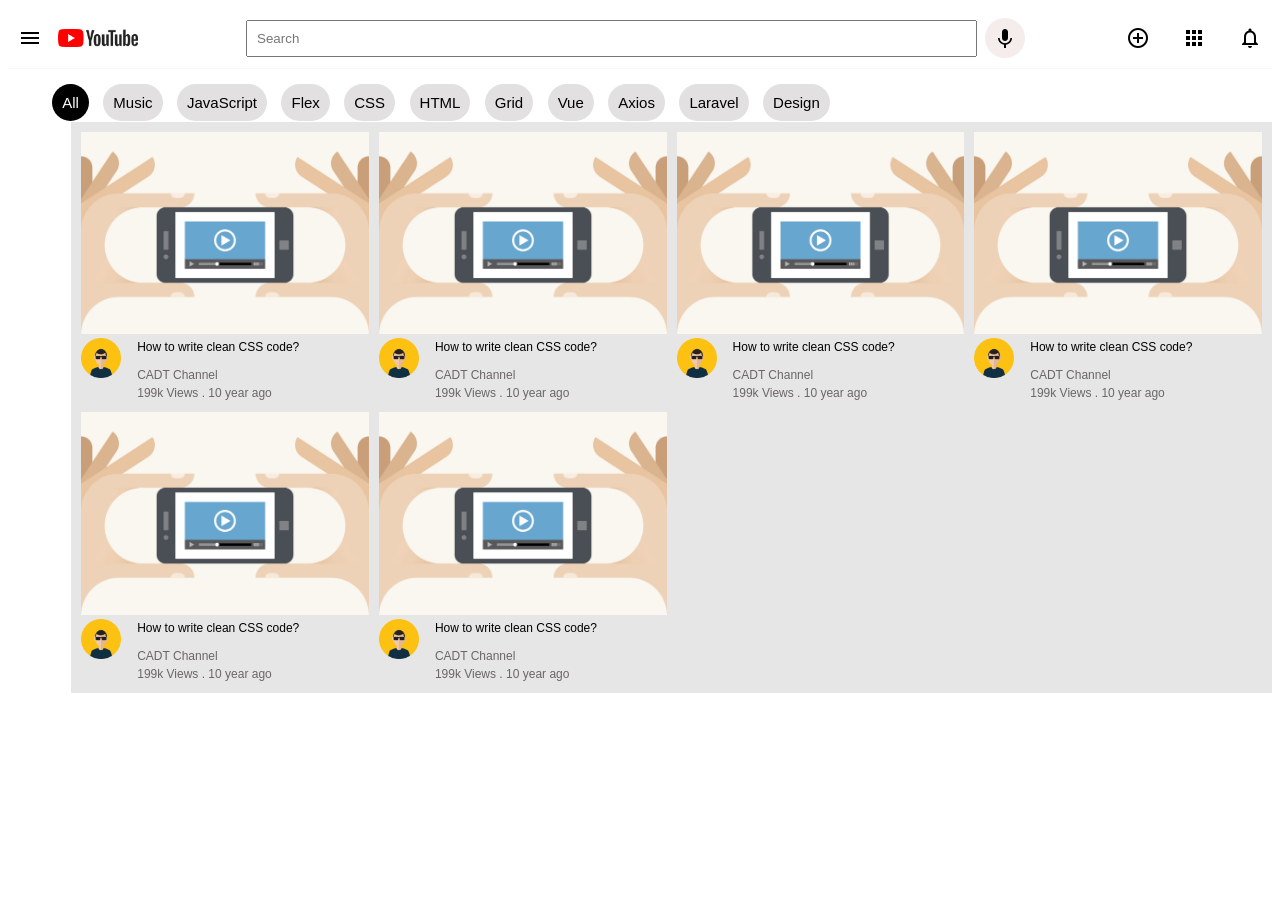
<file: START-CODE - Real Cases-20261023/START-CODE/EX 2/index.html>
<!DOCTYPE html>
<html lang="en">
<head>
    <meta charset="UTF-8">
    <meta http-equiv="X-UA-Compatible" content="IE=edge">
    <meta name="viewport" content="width=device-width, initial-scale=1.0">
    <title>YouTube</title>
    <link rel="stylesheet" href="https://fonts.googleapis.com/icon?family=Material+Icons">
    <link rel="stylesheet" href="css/main.css">
</head>
<body>
    <nav>
        <div class="nav-left">
            <i class="material-icons">menu</i>
            <img src="assets/logo.jpg" alt="logo" width="80">
        </div>
        <div class="nav-center">
            <input type="text" placeholder="Search">
            <i class="material-icons">keyboard_voice</i>
        </div>
        <div class="nav-right">
            <i class="material-icons">control_point</i>
            <i class="material-icons">apps</i>
            <i class="material-icons">notifications_none</i>
        </div>
    </nav>
    <header>
        <span class="active">All</span>
        <span>Music</span>
        <span>JavaScript</span>
        <span>Flex</span>
        <span>CSS</span>
        <span>HTML</span>
        <span>Grid</span>
        <span>Vue</span>
        <span>Axios</span>
        <span>Laravel</span>
        <span>Design</span>
    </header>
    <section class="video-container">
        <div class="video">
            <div class="video-thumbnail">
                <img src="assets/video-icon.png" alt="" width="300">
            </div>
            <div class="video-text">
                <div class="avatar">
                    <img src="assets/avatar.jpg" alt="" width="50">
                </div>
                <div class="text">
                    <strong>How to write clean CSS code?</strong>
                    <p>CADT Channel</p>
                    <span>199k Views . 10 year ago</span>
                </div>
            </div>
        </div>

        <div class="video">
            <div class="video-thumbnail">
                <img src="assets/video-icon.png" alt="" width="300">
            </div>
            <div class="video-text">
                <div class="avatar">
                    <img src="assets/avatar.jpg" alt="" width="50">
                </div>
                <div class="text">
                    <strong>How to write clean CSS code?</strong>
                    <p>CADT Channel</p>
                    <span>199k Views . 10 year ago</span>
                </div>
            </div>
        </div>

        <div class="video">
            <div class="video-thumbnail">
                <img src="assets/video-icon.png" alt="" width="300">
            </div>
            <div class="video-text">
                <div class="avatar">
                    <img src="assets/avatar.jpg" alt="" width="50">
                </div>
                <div class="text">
                    <strong>How to write clean CSS code?</strong>
                    <p>CADT Channel</p>
                    <span>199k Views . 10 year ago</span>
                </div>
            </div>
        </div>

        <div class="video">
            <div class="video-thumbnail">
                <img src="assets/video-icon.png" alt="" width="300">
            </div>
            <div class="video-text">
                <div class="avatar">
                    <img src="assets/avatar.jpg" alt="" width="50">
                </div>
                <div class="text">
                    <strong>How to write clean CSS code?</strong>
                    <p>CADT Channel</p>
                    <span>199k Views . 10 year ago</span>
                </div>
            </div>
        </div>

        <div class="video">
            <div class="video-thumbnail">
                <img src="assets/video-icon.png" alt="" width="300">
            </div>
            <div class="video-text">
                <div class="avatar">
                    <img src="assets/avatar.jpg" alt="" width="50">
                </div>
                <div class="text">
                    <strong>How to write clean CSS code?</strong>
                    <p>CADT Channel</p>
                    <span>199k Views . 10 year ago</span>
                </div>
            </div>
        </div>
        
        <div class="video">
            <div class="video-thumbnail">
                <img src="assets/video-icon.png" alt="" width="300">
            </div>
            <div class="video-text">
                <div class="avatar">
                    <img src="assets/avatar.jpg" alt="" width="50">
                </div>
                <div class="text">
                    <strong>How to write clean CSS code?</strong>
                    <p>CADT Channel</p>
                    <span>199k Views . 10 year ago</span>
                </div>
            </div>
        </div>
        
       
    </section>
</body>
</html>
</file>
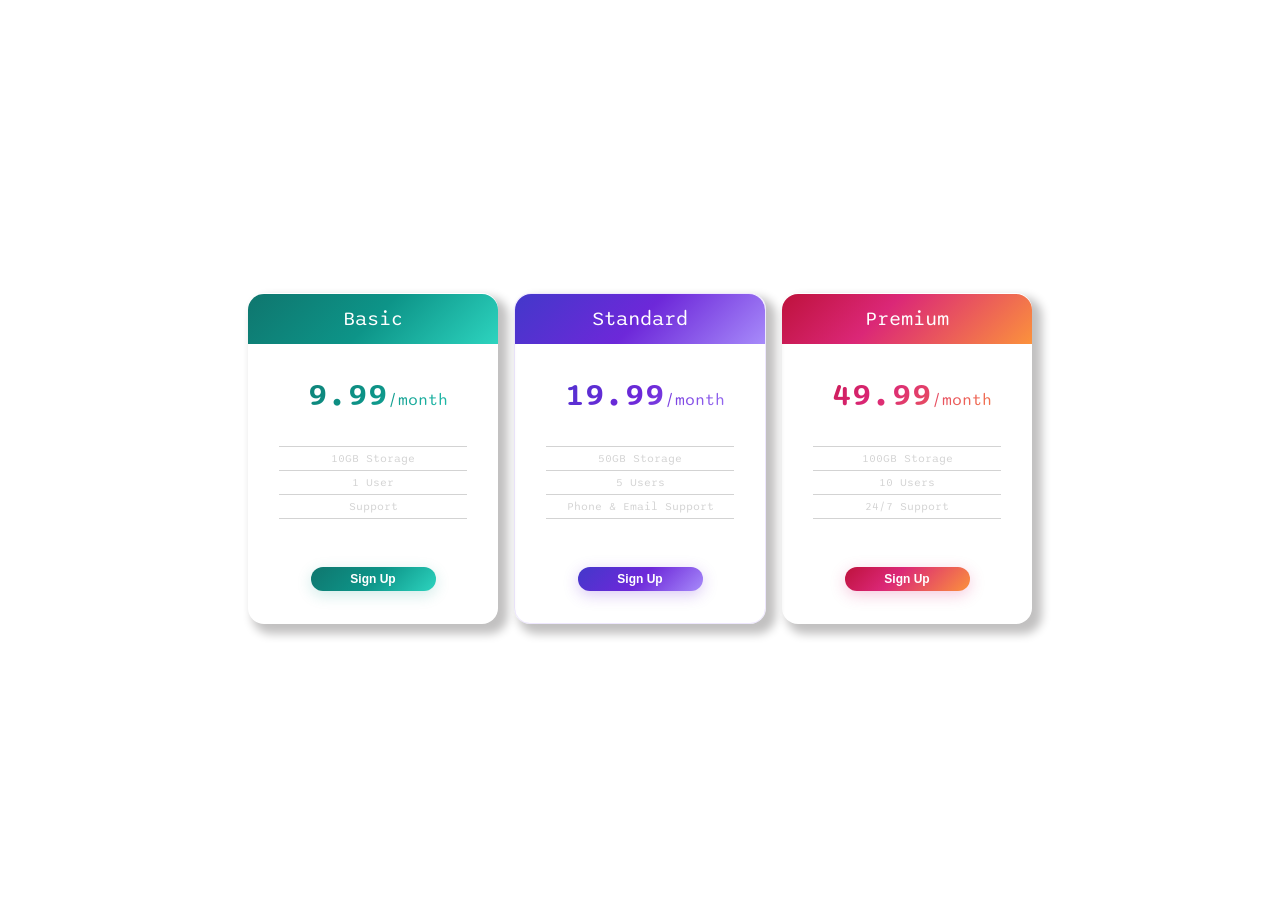
<file: START-CODE - Real Cases-20261023/START-CODE/EX 3/index.html>
<!DOCTYPE html>
<html>
  <head>
    <title>Flexbox Pricing Table</title>
    <link rel="preconnect" href="https://fonts.googleapis.com" />
    <link rel="preconnect" href="https://fonts.gstatic.com" crossorigin />
    <meta name="viewport" content="width=device-width, initial-scale=1.0" />
    <link
      href="https://fonts.googleapis.com/css2?family=Sono:wght@400;700&display=swap"
      rel="stylesheet"
    />
    <style>
      body {
        font-family: "Sono", sans-serif;
        display: flex;
        justify-content: center;
        align-items: center;
        min-height: 100vh;
      }

      .pricing-container{
        display: flex;
        gap: 1rem;
      }

      .pricing-plan{
        min-width: 250px;
        max-width: 1150px;
        border-radius: 1rem;
        text-align: center;
        align-content: center;
        /* border: 1px solid black; */
        box-shadow: 7px 7px 10px 3px rgb(194, 193, 193);
      }

      .pricing-plan .plan-title{
        height: 50px;
        background: linear-gradient(to top right,rgba(42, 155, 151, 1) 0%, rgba(72, 199, 125, 1) 50%, rgba(166, 255, 0, 1) 100%);
        border-radius: 1rem 1rem 0 0;
        text-align: center;
        align-content: center;
        color: white;
        font-size: 20px;
        min-width: 200px;
      }
      
      .pricing-plan .plan-price{
        background-image: linear-gradient(
          to top right,
          rgba(42, 155, 151, 1) 0%, 
          rgba(72, 199, 125, 1) 50%, 
          rgba(166, 255, 0, 1) 100%
        );
        background-clip: text;
        color: transparent;
        margin: 2rem 0;
      }

      .pricing-plan .plan-price .price{
        font-size: 2rem;
        font-weight: 600;
      }

      .pricing-plan .plan-price .dollar-sign{
        /* font-size: rem; */
        /* background-color: blue; */
        vertical-align: top;
        position: relative;
        top: 0.2rem;
      }

      .pricing-plan .plan-features{
        margin-bottom: 1rem;
        padding: 0;
        display: flex;
        align-items: center;
        flex-direction: column;
        justify-content: center;
        list-style: none;
      }

      .plan-features li{
        color: lightgray;
        font-size: 0.7rem;
        width: 75%;
        padding: 5px 0;
        border-top: 1px solid lightgray;
      }

      .plan-features li:last-child{
        border-bottom: 1px solid lightgray;
      }

      .plan-button{
        margin: 2rem 0;
        background-image: linear-gradient(
          to top right,
          rgba(42, 155, 151, 1) 0%, 
          rgba(72, 199, 125, 1) 50%, 
          rgba(166, 255, 0, 1) 100%
        );
        padding: 5px;
        text-align: center;
        width: 50%;
        font-weight: 600;
        color: white;
        font-size: .75rem;
        border: none;
        border-radius: 20px;
      }

      .plan-basic .plan-title {
        background: linear-gradient(135deg, #0f766e 0%, #0d9488 50%, #2dd4bf 100%);
      }
      .plan-basic .plan-price {
        background-image: linear-gradient(135deg, #0f766e 0%, #0d9488 50%, #2dd4bf 100%);
        -webkit-background-clip: text;
        background-clip: text;
        color: transparent;
      }
      .plan-basic .plan-button {
        background-image: linear-gradient(135deg, #0f766e 0%, #0d9488 50%, #2dd4bf 100%);
        box-shadow: 0 4px 15px rgba(13, 148, 136, 0.2);
      }

      .plan-standard { 
        border: 1px solid rgba(139, 92, 246, 0.15);
      }
      .plan-standard .plan-title {
        background: linear-gradient(135deg, #4338ca 0%, #6d28d9 50%, #a78bfa 100%);
      }
      .plan-standard .plan-price {
        background-image: linear-gradient(135deg, #4338ca 0%, #6d28d9 50%, #a78bfa 100%);
        -webkit-background-clip: text;
        background-clip: text;
        color: transparent;
      }
      .plan-standard .plan-button {
        background-image: linear-gradient(135deg, #4338ca 0%, #6d28d9 50%, #a78bfa 100%);
        box-shadow: 0 4px 15px rgba(109, 40, 217, 0.25);
      }

      .plan-premium .plan-title {
        background: linear-gradient(135deg, #be123c 0%, #db2777 40%, #fb923c 100%);
      }
      .plan-premium .plan-price {
        background-image: linear-gradient(135deg, #be123c 0%, #db2777 40%, #fb923c 100%);
        -webkit-background-clip: text;
        background-clip: text;
        color: transparent;
      }
      .plan-premium .plan-button {
        background-image: linear-gradient(135deg, #be123c 0%, #db2777 40%, #fb923c 100%);
        box-shadow: 0 4px 15px rgba(219, 39, 119, 0.25);
      }

      /* Hint: What can you do with a media query and flexbox? */
      @media screen and (max-width: 850px) {

        body{
          align-items: normal;
          padding: 2rem 1rem;
        }

        .pricing-container {
          width: 100%;
          flex-direction: column;
        }
      }
    </style>
  </head>

  <body>
    <div class="pricing-container">
      <div class="pricing-plan plan-basic">
        <div class="plan-title">Basic</div>
        <div class="plan-price">
          <span class="dollar-sign">$</span><span class="price">9.99</span>/month
        </div>
        <ul class="plan-features">
          <li>10GB Storage</li>
          <li>1 User</li>
          <li>Support</li>
        </ul>
        <button class="plan-button">Sign Up</button>
      </div>
      <div class="pricing-plan plan-standard">
        <div class="plan-title">Standard</div>
        <div class="plan-price">
          <span class="dollar-sign">$</span><span class="price">19.99</span>/month
        </div>
        <ul class="plan-features">
          <li>50GB Storage</li>
          <li>5 Users</li>
          <li>Phone &amp; Email Support</li>
        </ul>
        <button class="plan-button">Sign Up</button>
      </div>
      <div class="pricing-plan plan-premium">
        <div class="plan-title">Premium</div>
        <div class="plan-price">
          <span class="dollar-sign">
            $</span><span class="price">49.99</span>/month
        </div>
        <ul class="plan-features">
          <li>100GB Storage</li>
          <li>10 Users</li>
          <li>24/7 Support</li>
        </ul>
        <button class="plan-button">Sign Up</button>
      </div>
    </div>
  </body>
</html>
</file>
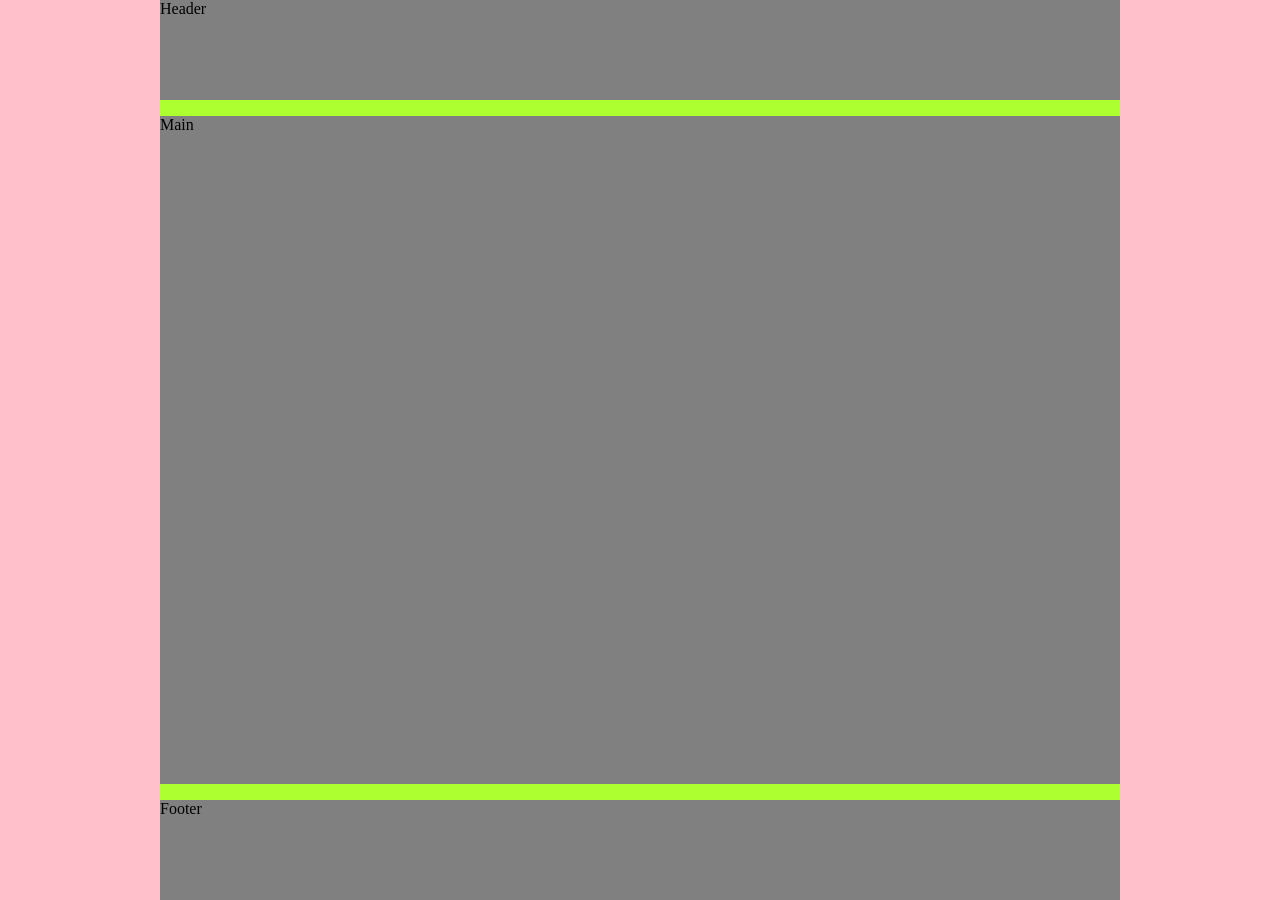
<file: START CODE/exercice-1-start.html>
<!DOCTYPE html>
<html lang="en">
  <head>
    <meta charset="UTF-8" />
    <style>

      body{
        margin: 0;
        padding: 0;
        background: pink;
      }
  
      .container {
        margin: 0 10em;
        height: 100vh;
        background: greenyellow;
        display: flex;
        flex-direction: column;
        gap: 1em;
      }

      header,
      footer {
        height: 100px;
        background: grey;
      }

      main {
        flex-grow: 1;
        background: grey;
      }
 
    </style>
  </head>
  <body>
    <div class="container">
      <header>Header</header>
      <main>Main</main>
      <footer>Footer</footer>
      </section>
    </div>
  </body>
</html>
</file>
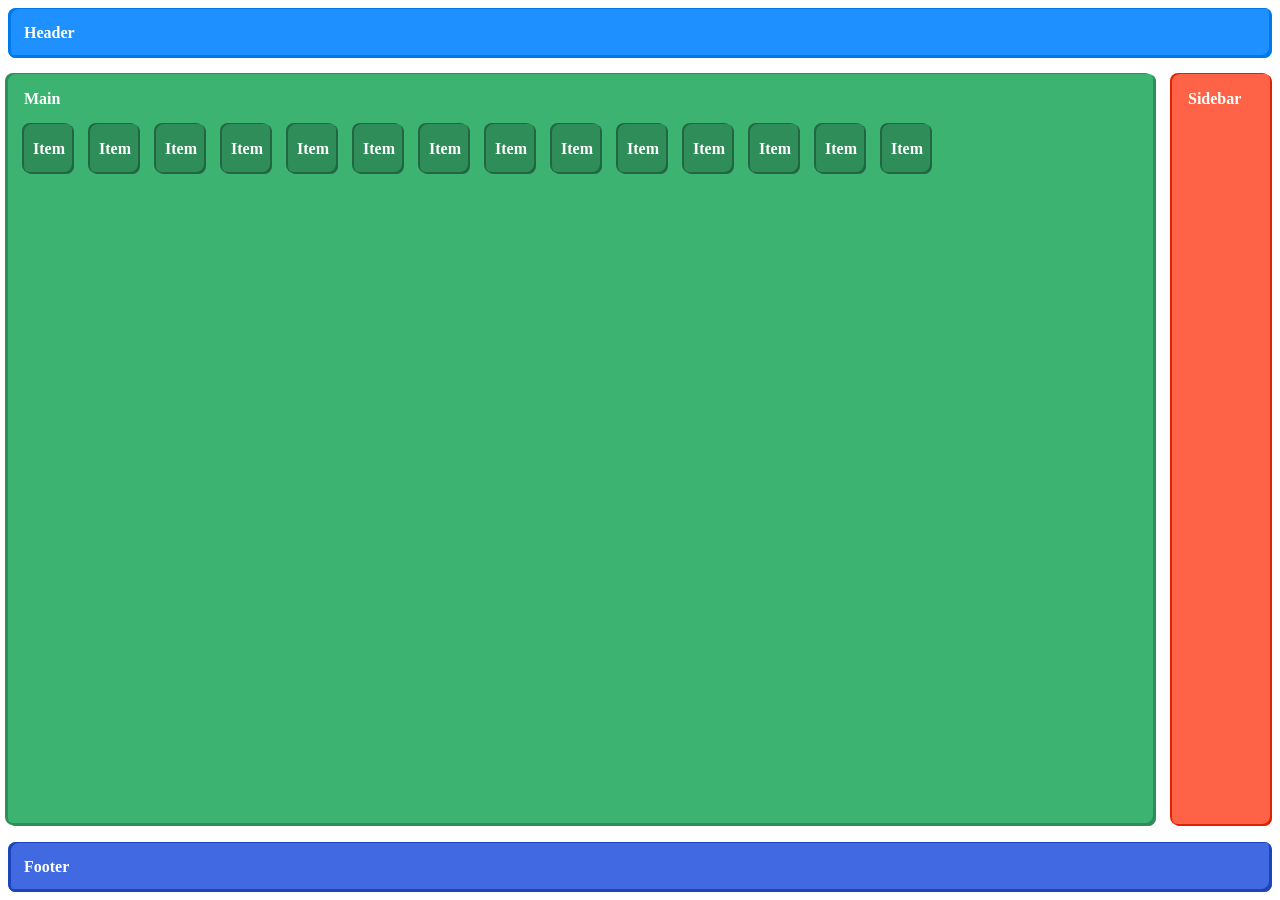
<file: START CODE/exercise-3-start.html>
<!DOCTYPE html>
<html>
	<head>
		<meta charset="UTF-8">
		<style>
			*{
				padding: 0;
				margin: 0;
				box-sizing: border-box;
			}

			body{
				padding: 0.5rem;
				height: 100vh;
			}

			.container{
				height: 100%;
				font-weight: 800;
				color: white;
				display: flex;
				flex-direction: column;
				gap: 1rem;
			}

			header, footer{
				border-radius: 0.5rem;
				padding: 1em;
				height: 50px;
			}

			header{
				background-color: #1e90ff;
				box-shadow: inset -3px -3px #0077ea, inset 3px 1px #0077ea;
			}

			footer{
				background-color: #4169e1;
				box-shadow: inset -3px -3px #1d44b8, inset 3px 1px #1d44b8;
			}

			section{
				flex-grow: 1;
				display: flex;
				gap: 1rem;
			}

			main{
				border-radius: 0.5rem;
				padding: 1rem;
				flex-grow: 1;
				background-color: #3cb371;
				display: flex;
				flex-direction: column;
				gap: 1rem;
				box-shadow: inset -3px -3px #2f8d59, -3px -1px  #2f8d59;
			}

			.main-section{
				display: flex;
				flex-direction: row;
				gap: 1rem;
				flex-wrap: wrap;
			}
			
			.item{
				font-size: 1rem;
				border-radius: .5rem;
				background-color: #2f8d59;
				display: flex;
				justify-content: center;
				align-items: center;
				width: 50px;
				height: 50px;
				box-shadow: inset -2px -2px #226741, -2px -1px  #226741;
			}
			
			.sidebar{
				width: 100px;
				padding: 1rem;
				border-radius: 0.5rem;
				background-color: #ff6347;
				box-shadow: inset -2px -2px #e02200, -2px -1px  #e02200;
			}

		</style>
	</head>
	<body>
		<div class="container">
			<header>Header</header>
			<section class="div">
				<main>
					<p>Main</p>
					<div class="main-section">
						<div class="item">Item</div>
						<div class="item">Item</div>
						<div class="item">Item</div>
						<div class="item">Item</div>
						<div class="item">Item</div>
						<div class="item">Item</div>
						<div class="item">Item</div>
						<div class="item">Item</div>
						<div class="item">Item</div>
						<div class="item">Item</div>
						<div class="item">Item</div>
						<div class="item">Item</div>
						<div class="item">Item</div>
						<div class="item">Item</div>
					</div>
				</main>
				<div class="sidebar">Sidebar</div>
			</section>
			<footer>Footer</footer>
		</div>
	</body>
</html>
</file>
<file: START-CODE - Real Cases-20261023/START-CODE/EX 2/css/main.css>
body {
    font-family: Roboto, Arial, sans-serif;
}
nav {
 
    /*  TODO */
    display: flex;
    justify-content: space-between;
    align-items: center;
    box-shadow: rgba(27, 31, 35, 0.04) 0px 1px 0px, rgba(255, 255, 255, 0.25) 0px 1px 0px inset;
    padding: 10px;
}
.nav-left {
    /*  TODO */
    display: flex;
    align-items: center;
    gap: 1rem;
    flex: 1; 
}
.nav-right {
    display: flex;
    align-items: center;
    justify-content: flex-end;
    gap: 2rem;
    flex: 1;
}
.nav-center {
    /*  TODO */
    display: flex;
    align-items: center;
    gap: .5em;
    flex: 1 0 45%;
}
.nav-center input {
    width: 90%;
    padding: 9px;
}
.nav-center i {
    background: #f5ecec;
    padding: 8px;
    box-sizing: border-box;
    border-radius: 50%;
}
header {
    width: 93%;
    margin: auto;
    margin-top: 16px;
    padding: 10px;
}
header span {
    padding: 10px;
    background: #e2e0e0;
    border-radius: 40px;
    cursor: pointer;
    font-size: 15px;
    margin-right: 10px;
}
.active {
    background: #000;
    color: #fff;
}
.video-container { 
    /*  TODO */
    padding: 10px;
    padding-right: 0;
    margin-left: auto;
    width: 95%;
    box-sizing: border-box;
    display: flex;
    flex-wrap: wrap;
    gap: 10px;

    background-color: #e7e6e6;
}
.video {
    /*  TODO */
    width: calc((100% - 40px) / 4);
    
}
.video-thumbnail img {
   /*  TODO */
    width: 100%;
}
.video-text {
  /*  TODO */
    font-size: 0.75rem;
    gap: 1rem;
    display: flex;
}

.avatar img{
    width: 40px;
}

.text {
    line-height: 1.5;
}
.text p {
    margin: 0;
    margin-top: 10px;
}
.text p,
.text span {
    color: rgb(105, 102, 102);
}
.text strong {
    font-weight: 500;
}
</file>
